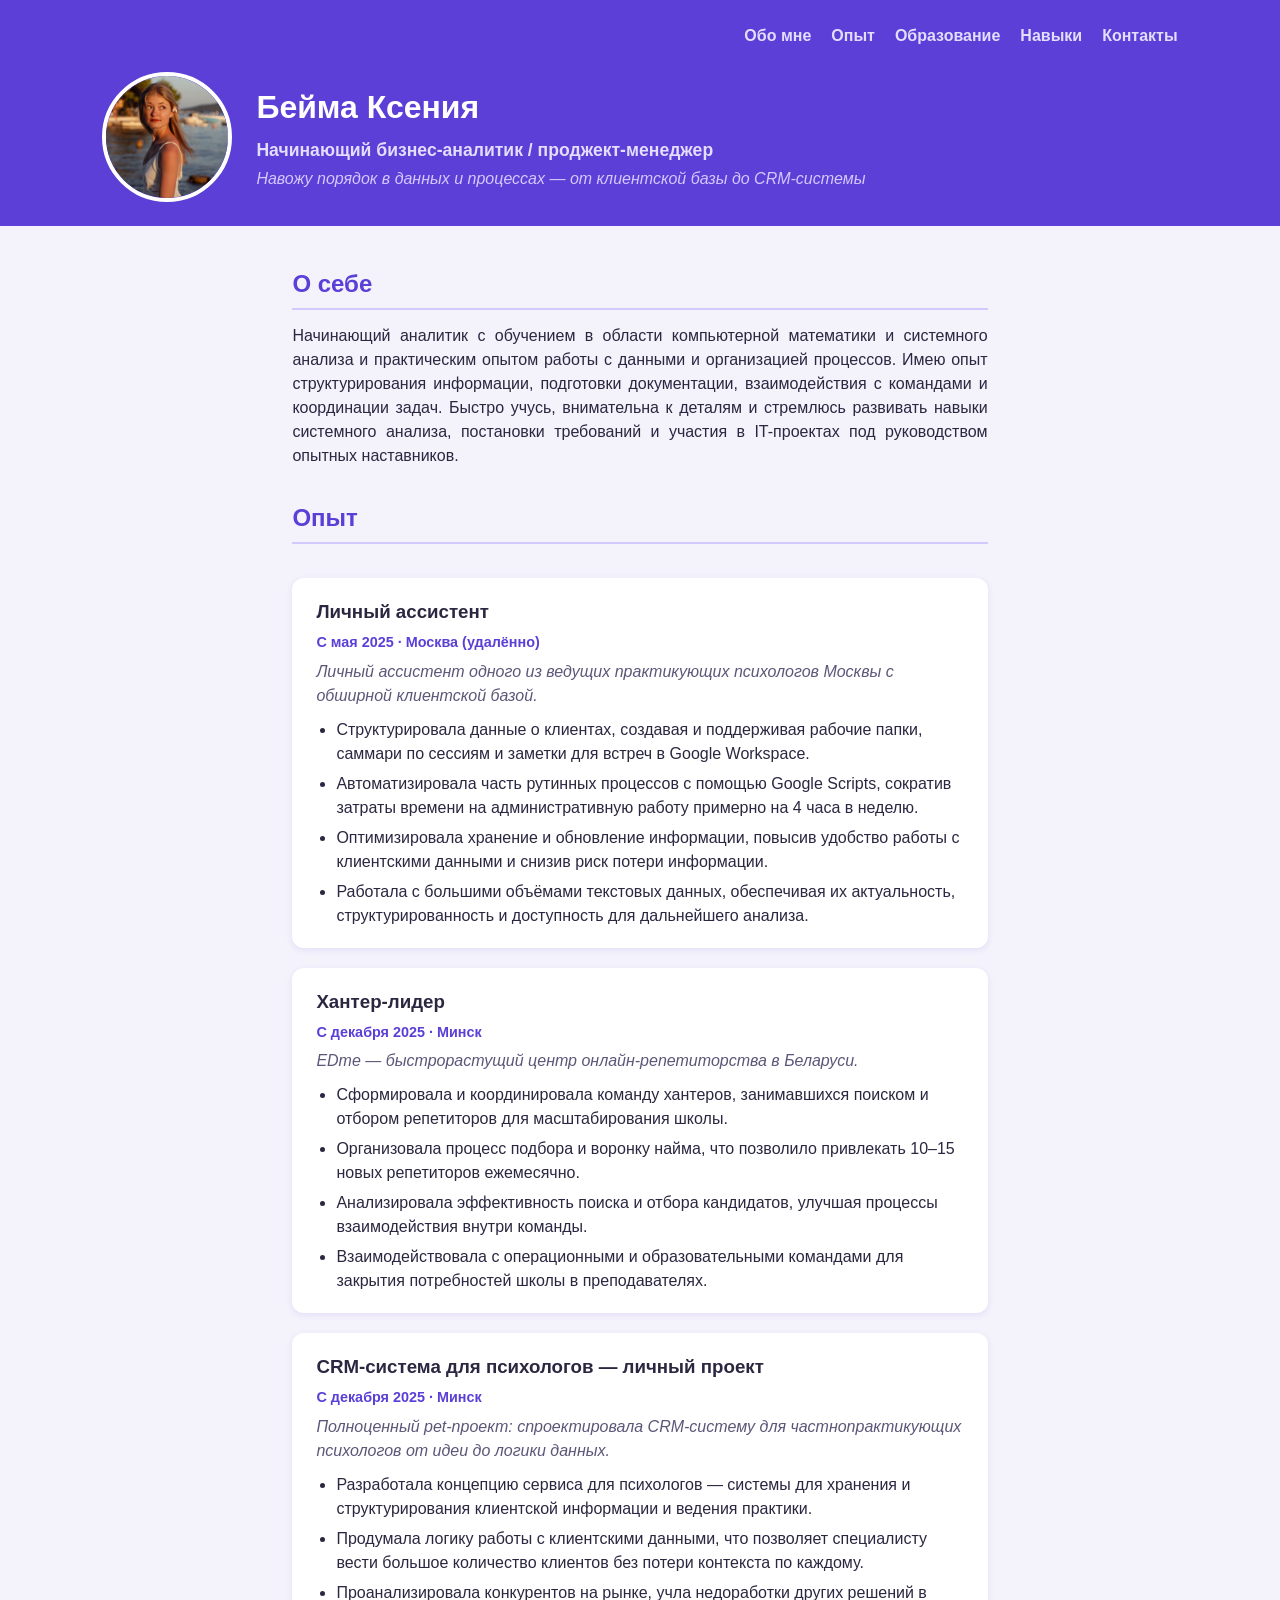
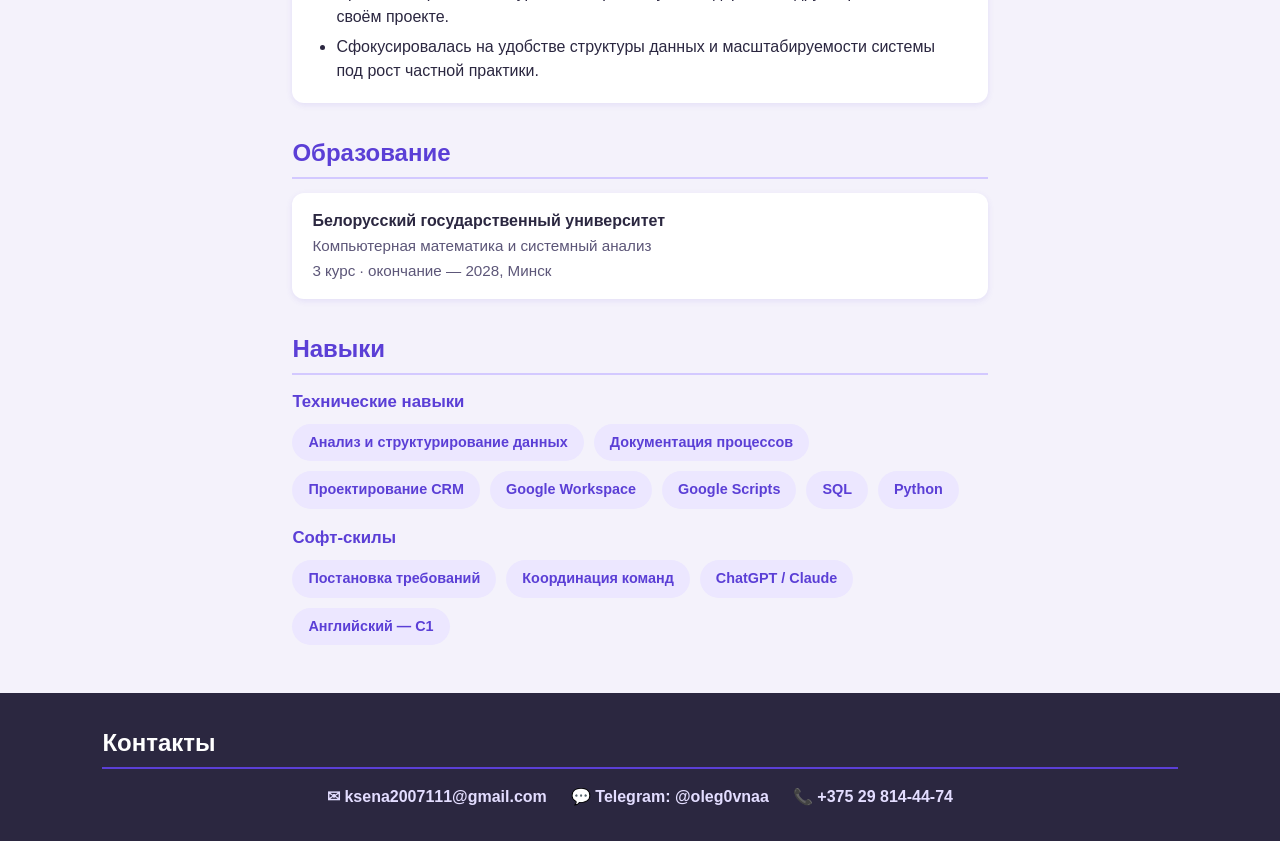
<file: task1/index.html>
<!DOCTYPE html>
<html lang="ru">
<head>
  <meta charset="UTF-8">
  <meta name="viewport" content="width=device-width, initial-scale=1">
  <title>Бейма Ксения — резюме</title>
  <link rel="stylesheet" href="style.css">
</head>
<body>

  <header class="header">
    <nav class="nav">
      <a href="#about">Обо мне</a>
      <a href="#experience">Опыт</a>
      <a href="#education">Образование</a>
      <a href="#skills">Навыки</a>
      <a href="#contacts">Контакты</a>
    </nav>
    <div class="header-main">
      <img class="avatar" src="avatar.jpg" alt="Фото Ксении Беймы">
      <div class="header-text">
        <h1>Бейма Ксения</h1>
        <p class="role">Начинающий бизнес-аналитик / проджект-менеджер</p>
        <p class="tagline">Навожу порядок в данных и процессах — от клиентской базы до CRM-системы</p>
      </div>
    </div>
  </header>

  <main>
    <section id="about" class="about">
      <h2>О себе</h2>
      <p>
        Начинающий аналитик с обучением в области компьютерной математики и системного
        анализа и практическим опытом работы с данными и организацией процессов. Имею опыт
        структурирования информации, подготовки документации, взаимодействия с командами
        и координации задач. Быстро учусь, внимательна к деталям и стремлюсь развивать
        навыки системного анализа, постановки требований и участия в IT-проектах под
        руководством опытных наставников.
      </p>
    </section>

    <section id="experience" class="experience">
      <h2>Опыт</h2>

      <article class="job">
        <h3>Личный ассистент</h3>
        <p class="job-meta">С мая 2025 · Москва (удалённо)</p>
        <p class="job-desc">Личный ассистент одного из ведущих практикующих психологов Москвы с обширной клиентской базой.</p>
        <ul>
          <li>Структурировала данные о клиентах, создавая и поддерживая рабочие папки, саммари по сессиям и заметки для встреч в Google Workspace.</li>
          <li>Автоматизировала часть рутинных процессов с помощью Google Scripts, сократив затраты времени на административную работу примерно на 4 часа в неделю.</li>
          <li>Оптимизировала хранение и обновление информации, повысив удобство работы с клиентскими данными и снизив риск потери информации.</li>
          <li>Работала с большими объёмами текстовых данных, обеспечивая их актуальность, структурированность и доступность для дальнейшего анализа.</li>
        </ul>
      </article>

      <article class="job">
        <h3>Хантер-лидер</h3>
        <p class="job-meta">С декабря 2025 · Минск</p>
        <p class="job-desc">EDme — быстрорастущий центр онлайн-репетиторства в Беларуси.</p>
        <ul>
          <li>Сформировала и координировала команду хантеров, занимавшихся поиском и отбором репетиторов для масштабирования школы.</li>
          <li>Организовала процесс подбора и воронку найма, что позволило привлекать 10–15 новых репетиторов ежемесячно.</li>
          <li>Анализировала эффективность поиска и отбора кандидатов, улучшая процессы взаимодействия внутри команды.</li>
          <li>Взаимодействовала с операционными и образовательными командами для закрытия потребностей школы в преподавателях.</li>
        </ul>
      </article>

      <article class="job">
        <h3>CRM-система для психологов — личный проект</h3>
        <p class="job-meta">С декабря 2025 · Минск</p>
        <p class="job-desc">Полноценный pet-проект: спроектировала CRM-систему для частнопрактикующих психологов от идеи до логики данных.</p>
        <ul>
          <li>Разработала концепцию сервиса для психологов — системы для хранения и структурирования клиентской информации и ведения практики.</li>
          <li>Продумала логику работы с клиентскими данными, что позволяет специалисту вести большое количество клиентов без потери контекста по каждому.</li>
          <li>Проанализировала конкурентов на рынке, учла недоработки других решений в своём проекте.</li>
          <li>Сфокусировалась на удобстве структуры данных и масштабируемости системы под рост частной практики.</li>
        </ul>
      </article>
    </section>

    <section id="education" class="education">
      <h2>Образование</h2>
      <ul>
        <li>
          <span class="edu-place">Белорусский государственный университет</span>
          <span class="edu-title">Компьютерная математика и системный анализ</span>
          <span class="edu-years">3 курс · окончание — 2028, Минск</span>
        </li>
      </ul>
    </section>

    <section id="skills" class="skills">
      <h2>Навыки</h2>

      <h3 class="skills-subtitle">Технические навыки</h3>
      <ul class="skill-list">
        <li class="skill">Анализ и структурирование данных</li>
        <li class="skill">Документация процессов</li>
        <li class="skill">Проектирование CRM</li>
        <li class="skill">Google Workspace</li>
        <li class="skill">Google Scripts</li>
        <li class="skill">SQL</li>
        <li class="skill">Python</li>
      </ul>

      <h3 class="skills-subtitle">Софт-скилы</h3>
      <ul class="skill-list">
        <li class="skill">Постановка требований</li>
        <li class="skill">Координация команд</li>
        <li class="skill">ChatGPT / Claude</li>
        <li class="skill">Английский — C1</li>
      </ul>
    </section>
  </main>

  <footer id="contacts" class="contacts">
    <h2>Контакты</h2>
    <ul class="contact-list">
      <li><a href="mailto:ksena2007111@gmail.com">✉ ksena2007111@gmail.com</a></li>
      <li><a href="https://t.me/oleg0vnaa" target="_blank" rel="noopener">💬 Telegram: @oleg0vnaa</a></li>
      <li><a href="tel:+375298144474">📞 +375 29 814-44-74</a></li>
    </ul>
  </footer>

</body>
</html>
</file>
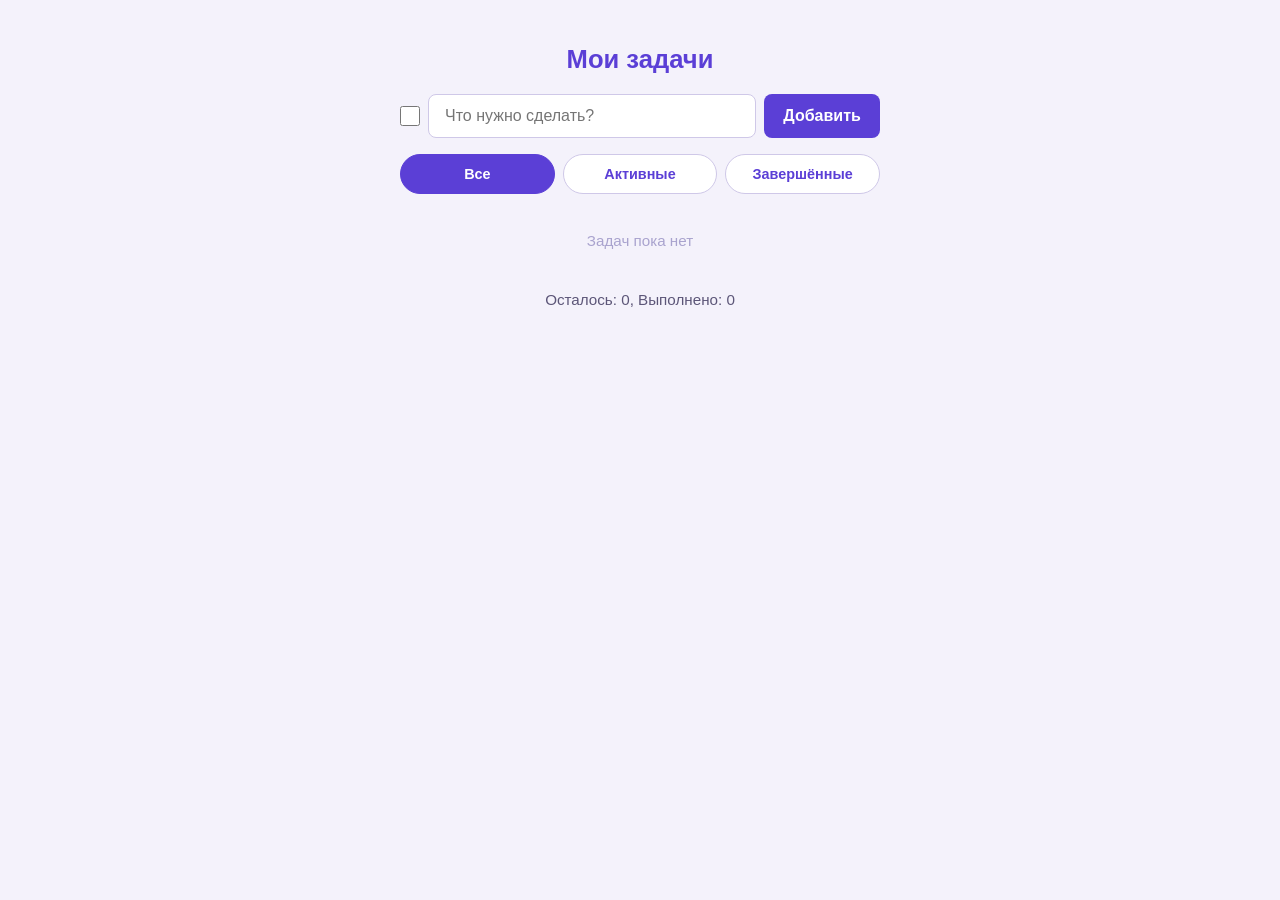
<file: task3/index.html>
<!DOCTYPE html>
<html lang="ru">
<head>
<meta charset="UTF-8">
<meta name="viewport" content="width=device-width, initial-scale=1.0">
<title>Todo List — Лабораторная №3</title>
<link rel="stylesheet" href="style.css">
</head>
<body>

<main class="app">
  <h1 class="app-title">Мои задачи</h1>

  <form id="todo-form" class="todo-form">
    <input
      type="checkbox"
      id="todo-done"
      class="todo-checkbox"
      title="Сразу отметить выполненной"
      aria-label="Сразу отметить выполненной"
    >
    <input
      type="text"
      id="todo-input"
      class="todo-input"
      placeholder="Что нужно сделать?"
      autocomplete="off"
    >
    <button type="submit" class="btn btn-add">Добавить</button>
  </form>

  <p id="warning" class="warning" hidden>Введите текст задачи</p>

  <div class="filters">
    <button type="button" class="filter-btn active" data-filter="all">Все</button>
    <button type="button" class="filter-btn" data-filter="active">Активные</button>
    <button type="button" class="filter-btn" data-filter="completed">Завершённые</button>
  </div>

  <ul id="todo-list" class="todo-list"></ul>

  <p id="counter" class="counter">Осталось: 0, Выполнено: 0</p>
</main>

<script src="script.js" defer></script>
</body>
</html>
</file>
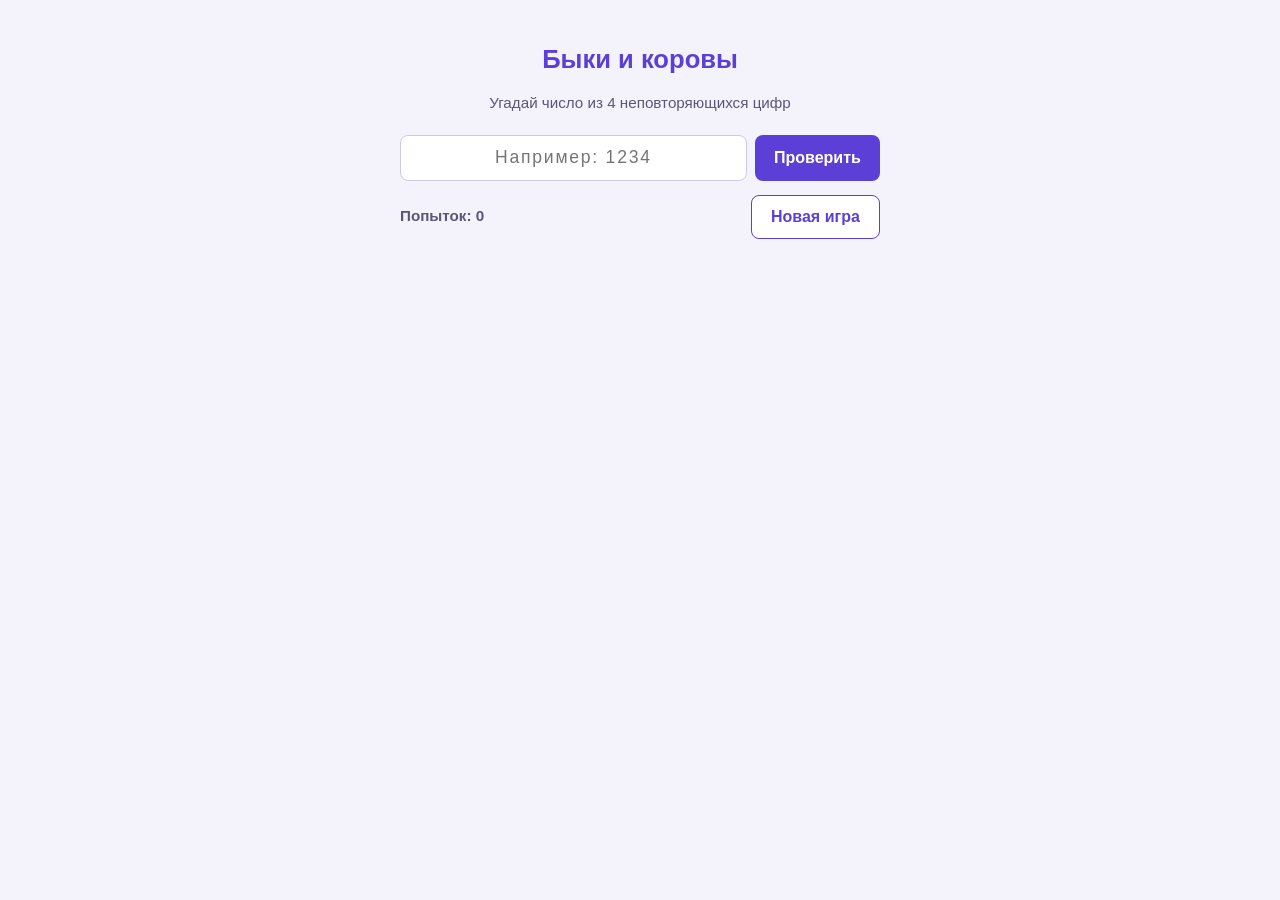
<file: task4/index.html>
<!DOCTYPE html>
<html lang="ru">
<head>
<meta charset="UTF-8">
<meta name="viewport" content="width=device-width, initial-scale=1.0">
<title>Быки и коровы — Лабораторная №4</title>
<link rel="stylesheet" href="style.css">
</head>
<body>

<main class="app">
  <h1 class="app-title">Быки и коровы</h1>
  <p class="app-desc">Угадай число из 4 неповторяющихся цифр</p>

  <form id="guess-form" class="guess-form">
    <input
      type="text"
      id="guess-input"
      class="guess-input"
      placeholder="Например: 1234"
      maxlength="4"
      inputmode="numeric"
      autocomplete="off"
    >
    <button type="submit" class="btn btn-check">Проверить</button>
  </form>

  <p id="error-message" class="error-message" hidden></p>

  <div class="status-row">
    <span id="attempts-counter" class="attempts-counter">Попыток: 0</span>
    <button type="button" id="new-game-btn" class="btn btn-new-game">Новая игра</button>
  </div>

  <p id="win-message" class="win-message" hidden></p>

  <ul id="history-list" class="history-list"></ul>
</main>

<script src="script.js" defer></script>
</body>
</html>
</file>
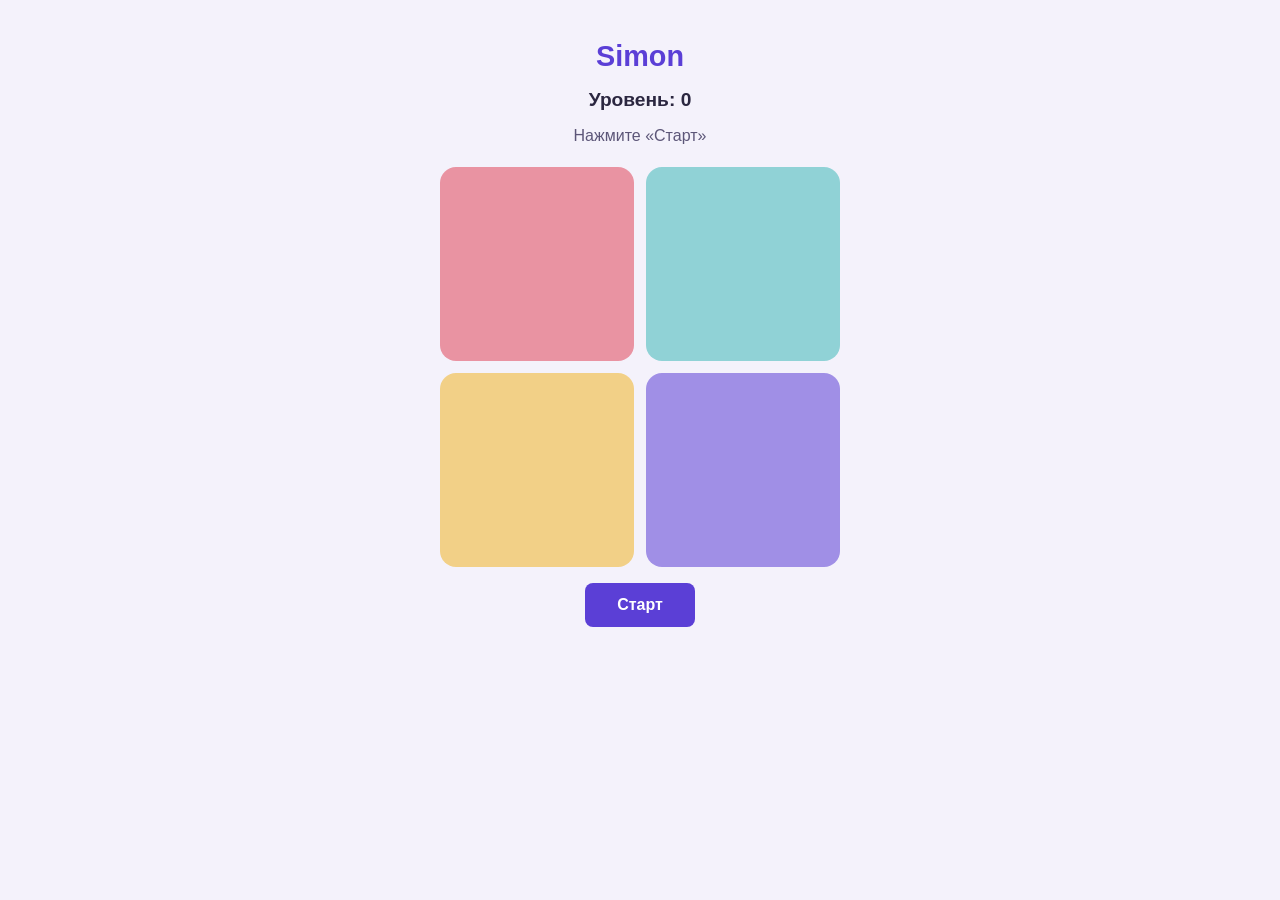
<file: task5/index.html>
<!DOCTYPE html>
<html lang="ru">
<head>
<meta charset="UTF-8">
<meta name="viewport" content="width=device-width, initial-scale=1.0">
<title>Simon — Лабораторная №5</title>
<link rel="stylesheet" href="style.css">
</head>
<body>

<main class="app">
  <h1 class="app-title">Simon</h1>

  <p id="level" class="level">Уровень: 0</p>
  <p id="message" class="message">Нажмите «Старт»</p>

  <div class="board">
    <button type="button" class="pad pad-0" data-index="0" aria-label="Красная"></button>
    <button type="button" class="pad pad-1" data-index="1" aria-label="Бирюзовая"></button>
    <button type="button" class="pad pad-2" data-index="2" aria-label="Жёлтая"></button>
    <button type="button" class="pad pad-3" data-index="3" aria-label="Фиолетовая"></button>
  </div>

  <button type="button" id="start-btn" class="btn-start">Старт</button>
</main>

<script src="script.js" defer></script>
</body>
</html>
</file>
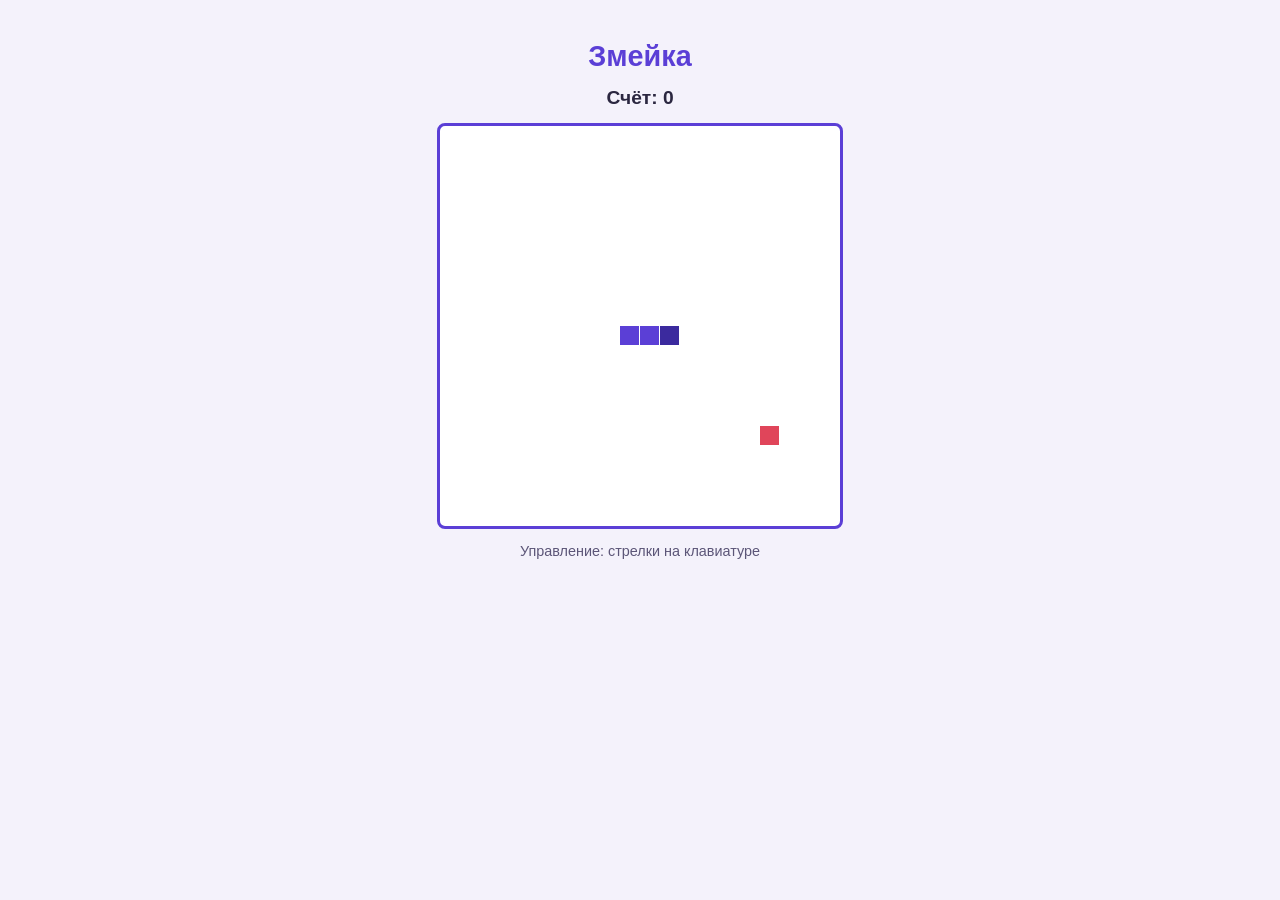
<file: task6/index.html>
<!DOCTYPE html>
<html lang="ru">
<head>
<meta charset="UTF-8">
<meta name="viewport" content="width=device-width, initial-scale=1.0">
<title>Змейка — Лабораторная №6</title>
<link rel="stylesheet" href="style.css">
</head>
<body>

<main class="app">
  <h1 class="app-title">Змейка</h1>
  <p id="score" class="score">Счёт: 0</p>

  <canvas id="game" width="400" height="400"></canvas>

  <div id="game-over" class="game-over" hidden>
    <p class="game-over-title">Игра окончена</p>
    <p id="final-score" class="final-score"></p>
    <button type="button" id="restart-btn" class="btn-restart">Начать заново</button>
  </div>

  <p class="hint">Управление: стрелки на клавиатуре</p>
</main>

<script src="script.js" defer></script>
</body>
</html>
</file>
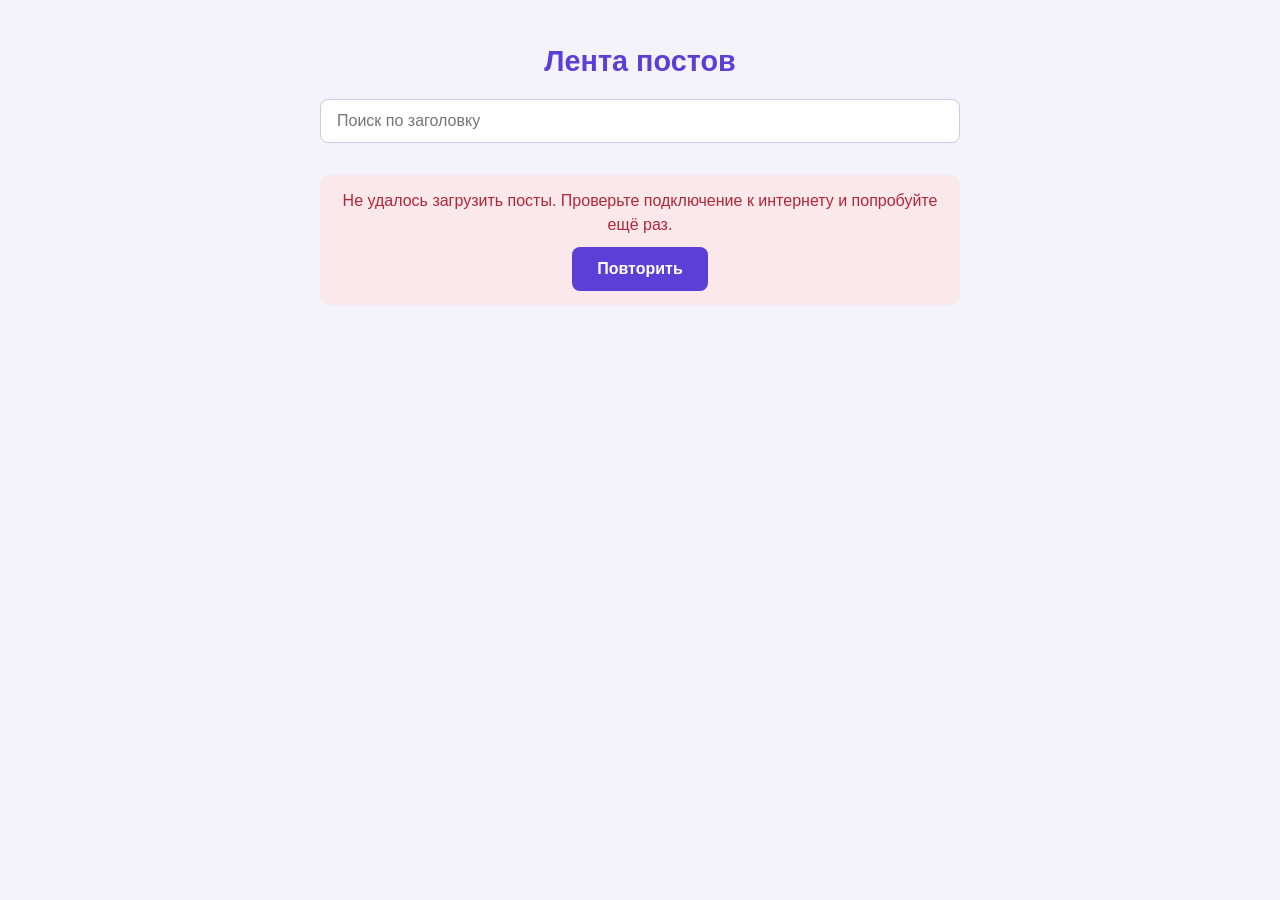
<file: task7/index.html>
<!DOCTYPE html>
<html lang="ru">
<head>
<meta charset="UTF-8">
<meta name="viewport" content="width=device-width, initial-scale=1.0">
<title>Лента постов — Лабораторная №7</title>
<link rel="stylesheet" href="style.css">
</head>
<body>

<main class="app">
  <h1 class="app-title">Лента постов</h1>

  <input
    type="search"
    id="search"
    class="search"
    placeholder="Поиск по заголовку"
    autocomplete="off"
  >

  <div id="posts" class="posts"></div>

  <p id="empty" class="status" hidden>Ничего не найдено</p>
  <p id="loading" class="status loading" hidden>Загрузка…</p>

  <div id="error" class="error" hidden>
    <p id="error-text" class="error-text"></p>
    <button type="button" id="retry-btn" class="btn-retry">Повторить</button>
  </div>

  <p id="end" class="status" hidden>Больше постов нет</p>

  <div id="sentinel" class="sentinel"></div>
</main>

<script src="script.js" defer></script>
</body>
</html>
</file>
<file: task1/style.css>
* {
  box-sizing: border-box;
  margin: 0;
  padding: 0;
}

body {
  font-family: "Segoe UI", Arial, sans-serif;
  background-color: #f4f2fb;
  color: #2b2740;
  line-height: 1.5;
}

/* ===== Шапка ===== */

.header {
  display: flex;
  flex-direction: column;
  gap: 24px;
  background-color: #5b3fd6;
  color: #ffffff;
  padding: 24px 8%;
}

.nav {
  display: flex;
  flex-direction: row;
  flex-wrap: wrap;
  justify-content: flex-end;
  gap: 20px;
}

.nav a {
  color: #e3ddff;
  text-decoration: none;
  font-weight: 600;
  transition: color 0.2s ease;
}

.nav a:hover {
  color: #ffffff;
  text-decoration: underline;
}

.header-main {
  display: flex;
  flex-direction: row;
  flex-wrap: wrap;
  align-items: center;
  gap: 24px;
}

.avatar {
  width: 130px;
  height: 130px;
  border-radius: 50%;
  border: 4px solid #ffffff;
  object-fit: cover;
}

.header-text h1 {
  font-size: 2rem;
  margin-bottom: 6px;
}

.role {
  font-size: 1.1rem;
  font-weight: 600;
  color: #e3ddff;
  margin-bottom: 4px;
}

.tagline {
  font-style: italic;
  color: #d3c9ff;
}

/* ===== Основной контент ===== */

main {
  display: flex;
  flex-direction: column;
  gap: 32px;
  max-width: 900px;
  margin: 0 auto;
  padding: 40px 8%;
}

main h2 {
  margin-bottom: 14px;
  color: #5b3fd6;
  border-bottom: 2px solid #d3c9ff;
  padding-bottom: 6px;
}

.about p {
  text-align: justify;
}

/* Образование */

.education ul {
  list-style: none;
  display: flex;
  flex-direction: column;
  gap: 6px;
}

.education li {
  display: flex;
  flex-direction: column;
  gap: 2px;
  background-color: #ffffff;
  padding: 16px 20px;
  border-radius: 12px;
  box-shadow: 0 2px 6px rgba(91, 63, 214, 0.1);
}

.edu-place {
  font-weight: 700;
}

.edu-title,
.edu-years {
  color: #5c5678;
  font-size: 0.95rem;
}

/* Опыт */

.experience {
  display: flex;
  flex-direction: column;
  gap: 20px;
}

.job {
  display: flex;
  flex-direction: column;
  gap: 6px;
  background-color: #ffffff;
  padding: 20px 24px;
  border-radius: 12px;
  box-shadow: 0 2px 6px rgba(91, 63, 214, 0.1);
}

.job h3 {
  color: #2b2740;
}

.job-meta {
  font-size: 0.9rem;
  color: #5b3fd6;
  font-weight: 600;
}

.job-desc {
  font-style: italic;
  color: #5c5678;
  margin-bottom: 4px;
}

.job ul {
  display: flex;
  flex-direction: column;
  gap: 6px;
  padding-left: 20px;
}

/* Навыки */

.skills-subtitle {
  color: #5b3fd6;
  font-size: 1.05rem;
  margin: 16px 0 10px;
}

.skills-subtitle:first-of-type {
  margin-top: 0;
}

.skill-list {
  list-style: none;
  display: flex;
  flex-direction: row;
  flex-wrap: wrap;
  gap: 10px;
  margin-bottom: 8px;
}

.skill {
  background-color: #ece7ff;
  color: #5b3fd6;
  padding: 8px 16px;
  border-radius: 999px;
  font-size: 0.9rem;
  font-weight: 600;
}

/* ===== Контакты ===== */

.contacts {
  background-color: #2b2740;
  color: #ffffff;
  padding: 32px 8%;
}

.contacts h2 {
  color: #ffffff;
  border-bottom: 2px solid #5b3fd6;
  margin-bottom: 16px;
  padding-bottom: 6px;
}

.contact-list {
  list-style: none;
  display: flex;
  flex-direction: row;
  flex-wrap: wrap;
  justify-content: center;
  align-items: center;
  gap: 24px;
}

.contact-list a {
  color: #e3ddff;
  text-decoration: none;
  font-weight: 600;
  transition: color 0.2s ease, text-decoration 0.2s ease;
}

.contact-list a:hover {
  color: #ffffff;
  text-decoration: underline;
}
</file>
<file: task3/style.css>
* {
  box-sizing: border-box;
  margin: 0;
  padding: 0;
}

body {
  font-family: 'Segoe UI', Arial, sans-serif;
  background-color: #f4f2fb;
  color: #2b2740;
  line-height: 1.5;
  min-height: 100vh;
  display: flex;
  justify-content: center;
  padding: 40px 16px;
}

.app {
  width: 100%;
  max-width: 480px;
  display: flex;
  flex-direction: column;
  gap: 16px;
}

.app-title {
  font-size: 1.6rem;
  color: #5b3fd6;
  text-align: center;
}

/* Форма добавления */
.todo-form {
  display: flex;
  align-items: center;
  gap: 8px;
}

.todo-input {
  flex: 1;
  padding: 0.7rem 1rem;
  min-height: 44px;
  border: 1px solid #cfc8e8;
  border-radius: 8px;
  font-size: 1rem;
  font-family: inherit;
  background-color: #ffffff;
  transition: border-color 0.2s ease, box-shadow 0.2s ease;
}

.todo-input:focus {
  outline: none;
  border-color: #5b3fd6;
  box-shadow: 0 0 0 3px rgba(91, 63, 214, 0.15);
}

.btn {
  min-height: 44px;
  padding: 0.7rem 1.2rem;
  border: none;
  border-radius: 8px;
  font-size: 1rem;
  font-weight: 600;
  cursor: pointer;
  transition: background-color 0.2s ease, transform 0.2s ease;
}

.btn-add {
  background-color: #5b3fd6;
  color: #ffffff;
}

.btn-add:hover {
  background-color: #4930b0;
  transform: scale(1.03);
}

.warning {
  color: #e04b5c;
  font-size: 0.9rem;
}

/* Фильтры */
.filters {
  display: flex;
  gap: 8px;
}

.filter-btn {
  flex: 1;
  min-height: 40px;
  padding: 0.5rem 0.8rem;
  border: 1px solid #cfc8e8;
  border-radius: 999px;
  background-color: #ffffff;
  color: #5b3fd6;
  font-size: 0.9rem;
  font-weight: 600;
  cursor: pointer;
  transition: background-color 0.2s ease, color 0.2s ease;
}

.filter-btn:hover {
  background-color: #ece7ff;
}

.filter-btn.active {
  background-color: #5b3fd6;
  color: #ffffff;
  border-color: #5b3fd6;
}

.todo-list {
  list-style: none;
  display: flex;
  flex-direction: column;
  gap: 8px;
}

.todo-item {
  display: flex;
  align-items: center;
  gap: 10px;
  background-color: #ffffff;
  padding: 12px 14px;
  border-radius: 10px;
  box-shadow: 0 2px 6px rgba(91, 63, 214, 0.08);
}

.todo-checkbox {
  width: 20px;
  height: 20px;
  min-width: 20px;
  cursor: pointer;
  accent-color: #5b3fd6;
}

.todo-text {
  flex: 1;
  word-break: break-word;
}

.todo-item.completed .todo-text {
  text-decoration: line-through;
  opacity: 0.6;
}

.btn-delete {
  min-height: 32px;
  min-width: 32px;
  border: none;
  background-color: transparent;
  color: #b3add0;
  font-size: 1.1rem;
  cursor: pointer;
  border-radius: 6px;
  transition: color 0.2s ease, background-color 0.2s ease;
}

.btn-delete:hover {
  color: #e04b5c;
  background-color: #fbe8ea;
}

.empty-message {
  text-align: center;
  color: #a9a3ce;
  padding: 20px 0;
  font-size: 0.95rem;
}

.counter {
  text-align: center;
  color: #5c5678;
  font-size: 0.95rem;
}
</file>
<file: task4/style.css>
* {
  box-sizing: border-box;
  margin: 0;
  padding: 0;
}

body {
  font-family: 'Segoe UI', Arial, sans-serif;
  background-color: #f4f2fb;
  color: #2b2740;
  line-height: 1.5;
  min-height: 100vh;
  display: flex;
  justify-content: center;
  padding: 40px 16px;
}

.app {
  width: 100%;
  max-width: 480px;
  display: flex;
  flex-direction: column;
  gap: 14px;
}

.app-title {
  font-size: 1.6rem;
  color: #5b3fd6;
  text-align: center;
}

.app-desc {
  text-align: center;
  color: #5c5678;
  font-size: 0.95rem;
  margin-bottom: 6px;
}

/* Форма ввода */
.guess-form {
  display: flex;
  gap: 8px;
}

.guess-input {
  flex: 1;
  padding: 0.7rem 1rem;
  min-height: 44px;
  border: 1px solid #cfc8e8;
  border-radius: 8px;
  font-size: 1.1rem;
  letter-spacing: 0.1em;
  text-align: center;
  font-family: inherit;
  background-color: #ffffff;
  transition: border-color 0.2s ease, box-shadow 0.2s ease;
}

.guess-input:focus {
  outline: none;
  border-color: #5b3fd6;
  box-shadow: 0 0 0 3px rgba(91, 63, 214, 0.15);
}

.guess-input:disabled {
  background-color: #ece7ff;
  color: #a9a3ce;
  cursor: not-allowed;
}

.btn {
  min-height: 44px;
  padding: 0.7rem 1.2rem;
  border: none;
  border-radius: 8px;
  font-size: 1rem;
  font-weight: 600;
  cursor: pointer;
  transition: background-color 0.2s ease, transform 0.2s ease;
}

.btn-check {
  background-color: #5b3fd6;
  color: #ffffff;
}

.btn-check:hover {
  background-color: #4930b0;
  transform: scale(1.03);
}

.btn-check:disabled {
  background-color: #cfc8e8;
  cursor: not-allowed;
  transform: none;
}

.error-message {
  color: #e04b5c;
  font-size: 0.9rem;
}

/* Статус-строка: попытки + новая игра */
.status-row {
  display: flex;
  align-items: center;
  justify-content: space-between;
  gap: 8px;
}

.attempts-counter {
  color: #5c5678;
  font-size: 0.95rem;
  font-weight: 600;
}

.btn-new-game {
  background-color: #ffffff;
  color: #5b3fd6;
  border: 1px solid #5b3fd6;
}

.btn-new-game:hover {
  background-color: #ece7ff;
}

.win-message {
  background-color: #e6f7ee;
  color: #1c8a52;
  border-radius: 8px;
  padding: 12px 16px;
  font-weight: 600;
  text-align: center;
}

/* История попыток */
.history-list {
  list-style: none;
  display: flex;
  flex-direction: column;
  gap: 8px;
}

.history-item {
  display: flex;
  justify-content: space-between;
  align-items: center;
  background-color: #ffffff;
  padding: 12px 14px;
  border-radius: 10px;
  box-shadow: 0 2px 6px rgba(91, 63, 214, 0.08);
  font-size: 0.95rem;
}

.history-guess {
  font-weight: 700;
  letter-spacing: 0.1em;
  color: #2b2740;
}

.history-result {
  color: #5c5678;
}

.history-result .bulls {
  color: #5b3fd6;
  font-weight: 600;
}

.history-result .cows {
  color: #d69a2d;
  font-weight: 600;
}
</file>
<file: task5/style.css>
* {
  box-sizing: border-box;
  margin: 0;
  padding: 0;
}

body {
  font-family: 'Segoe UI', Arial, sans-serif;
  background-color: #f4f2fb;
  color: #2b2740;
  min-height: 100vh;
  display: flex;
  justify-content: center;
  padding: 40px 16px;
}

.app {
  width: 100%;
  max-width: 400px;
  display: flex;
  flex-direction: column;
  align-items: center;
  gap: 16px;
}

.app-title {
  font-size: 1.8rem;
  color: #5b3fd6;
}

.level {
  font-size: 1.2rem;
  font-weight: 600;
}

.message {
  color: #5c5678;
  min-height: 1.5em;
  text-align: center;
}

/* Сетка 2x2 */
.board {
  width: 100%;
  display: grid;
  grid-template-columns: 1fr 1fr;
  gap: 12px;
}

.pad {
  aspect-ratio: 1 / 1;
  border: none;
  border-radius: 16px;
  cursor: pointer;
  opacity: 0.55;
  transition: opacity 0.15s ease, transform 0.15s ease;
}

.pad-0 { background-color: #e0455a; }
.pad-1 { background-color: #3fb8b8; }
.pad-2 { background-color: #f0b429; }
.pad-3 { background-color: #5b3fd6; }

/* Подсветка кнопки во время показа и при нажатии */
.pad.active {
  opacity: 1;
  transform: scale(1.04);
}

.btn-start {
  min-height: 44px;
  padding: 0.7rem 2rem;
  border: none;
  border-radius: 8px;
  background-color: #5b3fd6;
  color: #ffffff;
  font-size: 1rem;
  font-weight: 600;
  cursor: pointer;
  transition: background-color 0.2s ease;
}

.btn-start:hover {
  background-color: #4930b0;
}

.btn-start:disabled {
  background-color: #cfc8e8;
  cursor: not-allowed;
}
</file>
<file: task6/style.css>
* {
  box-sizing: border-box;
  margin: 0;
  padding: 0;
}

body {
  font-family: 'Segoe UI', Arial, sans-serif;
  background-color: #f4f2fb;
  color: #2b2740;
  min-height: 100vh;
  display: flex;
  justify-content: center;
  padding: 40px 16px;
}

.app {
  display: flex;
  flex-direction: column;
  align-items: center;
  gap: 14px;
}

.app-title {
  font-size: 1.8rem;
  color: #5b3fd6;
}

.score {
  font-size: 1.2rem;
  font-weight: 600;
}

#game {
  max-width: 100%;
  height: auto;
  background-color: #ffffff;
  border: 3px solid #5b3fd6;
  border-radius: 8px;
}

.game-over {
  text-align: center;
  background-color: #ffffff;
  border-radius: 10px;
  padding: 16px 24px;
  box-shadow: 0 2px 8px rgba(91, 63, 214, 0.15);
}

.game-over-title {
  font-size: 1.3rem;
  font-weight: 700;
  color: #e04b5c;
}

.final-score {
  margin: 6px 0 12px;
  color: #5c5678;
}

.btn-restart {
  min-height: 44px;
  padding: 0.7rem 1.6rem;
  border: none;
  border-radius: 8px;
  background-color: #5b3fd6;
  color: #ffffff;
  font-size: 1rem;
  font-weight: 600;
  cursor: pointer;
  transition: background-color 0.2s ease;
}

.btn-restart:hover {
  background-color: #4930b0;
}

.hint {
  color: #5c5678;
  font-size: 0.9rem;
}
</file>
<file: task7/style.css>
* {
  box-sizing: border-box;
  margin: 0;
  padding: 0;
}

body {
  font-family: 'Segoe UI', Arial, sans-serif;
  background-color: #f4f2fb;
  color: #2b2740;
  line-height: 1.5;
  padding: 40px 16px;
}

.app {
  max-width: 640px;
  margin: 0 auto;
  display: flex;
  flex-direction: column;
  gap: 16px;
}

.app-title {
  font-size: 1.8rem;
  color: #5b3fd6;
  text-align: center;
}

.search {
  min-height: 44px;
  padding: 0.7rem 1rem;
  border: 1px solid #cfc8e8;
  border-radius: 8px;
  font-size: 1rem;
  font-family: inherit;
  background-color: #ffffff;
  transition: border-color 0.2s ease, box-shadow 0.2s ease;
}

.search:focus {
  outline: none;
  border-color: #5b3fd6;
  box-shadow: 0 0 0 3px rgba(91, 63, 214, 0.15);
}

.posts {
  display: flex;
  flex-direction: column;
  gap: 12px;
}

.post {
  background-color: #ffffff;
  border-radius: 12px;
  padding: 16px 18px;
  box-shadow: 0 2px 8px rgba(91, 63, 214, 0.08);
  display: flex;
  flex-direction: column;
  gap: 8px;
}

.post-title {
  font-size: 1.05rem;
  text-transform: capitalize;
}

.post-body {
  color: #5c5678;
  font-size: 0.95rem;
}

.post-author {
  color: #5b3fd6;
  font-size: 0.85rem;
  font-weight: 600;
}

.status {
  text-align: center;
  color: #5c5678;
  padding: 8px 0;
}

.loading {
  font-weight: 600;
}

.error {
  background-color: #fbe8ea;
  border-radius: 10px;
  padding: 14px 18px;
  text-align: center;
  display: flex;
  flex-direction: column;
  align-items: center;
  gap: 10px;
}

.error-text {
  color: #b3263a;
}

.btn-retry {
  min-height: 44px;
  padding: 0.6rem 1.6rem;
  border: none;
  border-radius: 8px;
  background-color: #5b3fd6;
  color: #ffffff;
  font-size: 1rem;
  font-weight: 600;
  cursor: pointer;
  transition: background-color 0.2s ease;
}

.btn-retry:hover {
  background-color: #4930b0;
}

.sentinel {
  height: 1px;
}
</file>
